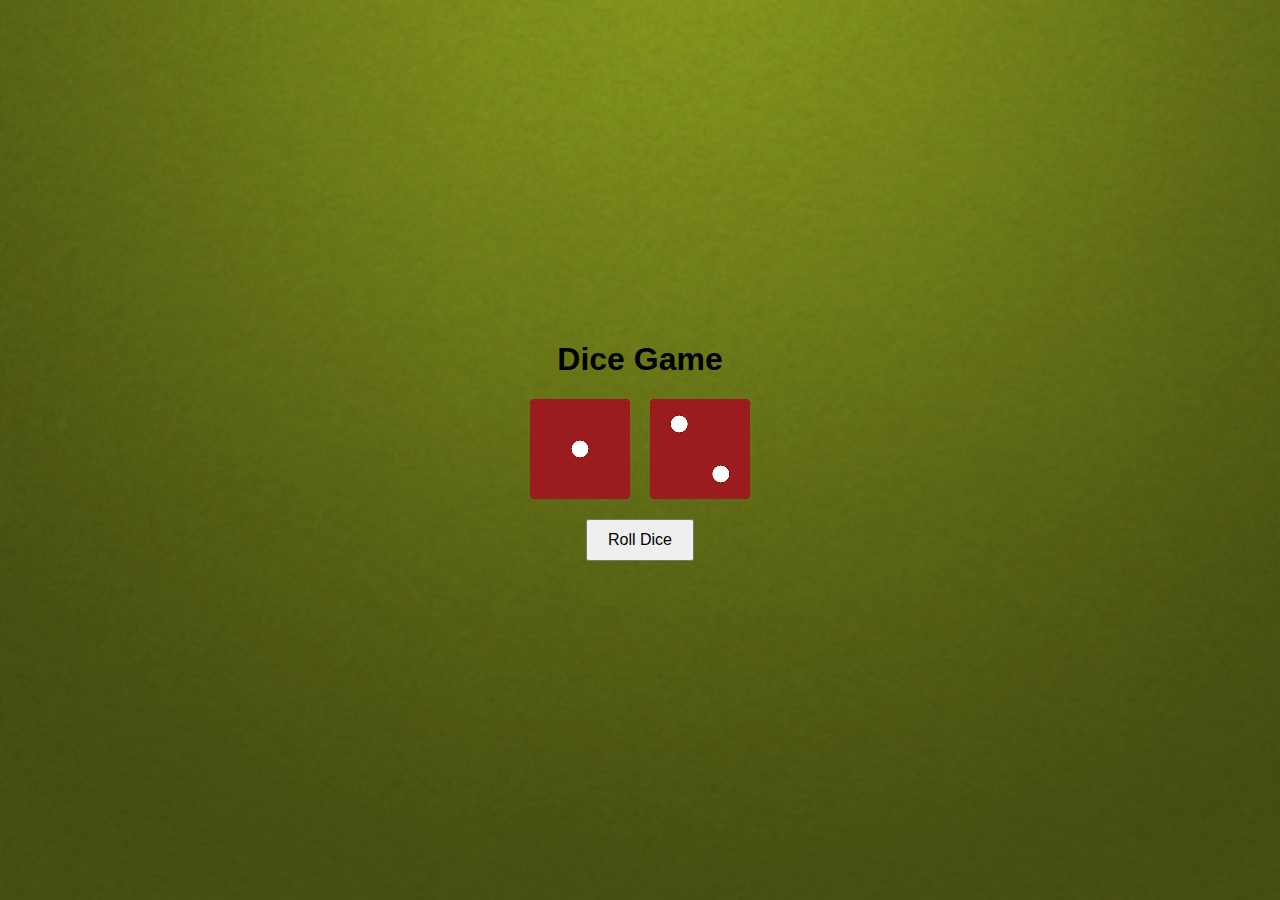
<file: lab4 web Nurdana/index.html>
<!DOCTYPE html>
<html lang="en">
<head>
  <meta charset="UTF-8">
  <meta name="viewport" content="width=device-width, initial-scale=1.0">
  <title>Dice Game</title>
  <link rel="stylesheet" href="styles.css">
</head>
<body>
  <div class="game-container">
    <h1>Dice Game</h1>
    <div class="dice-container">
      <img id="dice1" src="images/dice1.png" alt="Dice 1">
      <img id="dice2" src="images/dice2.png" alt="Dice 2">
    </div>
    <button id="rollButton">Roll Dice</button>
    <p id="result"></p>
  </div>
  <script src="script.js"></script>
</body>
</html>
</file>
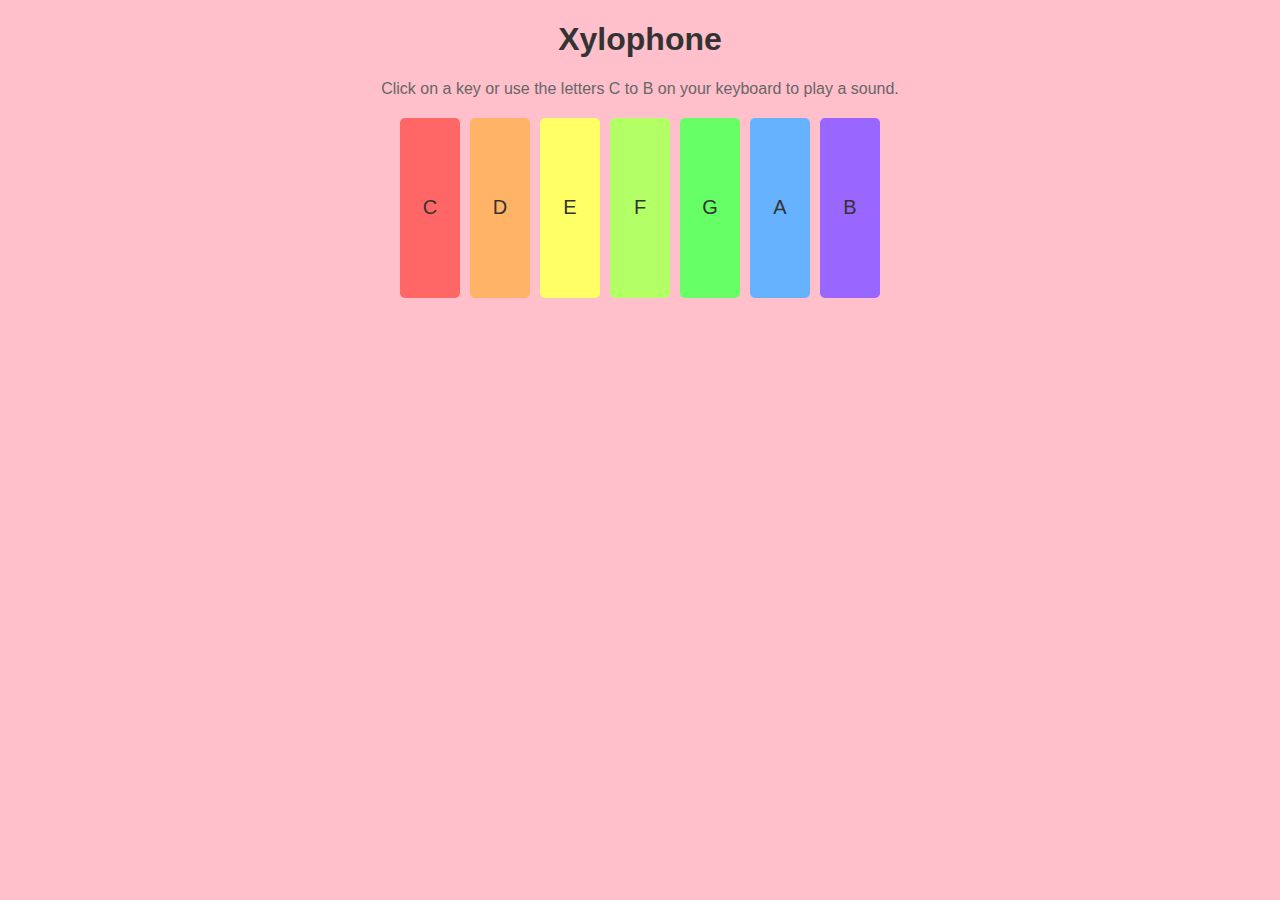
<file: lab5 web Nurdana/index.html>
<!DOCTYPE html>
<html lang="en">
<head>
    <meta charset="UTF-8">
    <meta name="viewport" content="width=device-width, initial-scale=1.0">
    <title>Xylophone</title>
    <link rel="stylesheet" href="styles.css">
</head>
<body>

    <h1>Xylophone</h1>
    <p>Click on a key or use the letters C to B on your keyboard to play a sound.</p>

    <div class="xylophone">
        <div id="C" class="key" data-sound="C">C</div>
        <div id="D" class="key" data-sound="D">D</div>
        <div id="E" class="key" data-sound="E">E</div>
        <div id="F" class="key" data-sound="F">F</div>
        <div id="G" class="key" data-sound="G">G</div>
        <div id="A" class="key" data-sound="A">A</div>
        <div id="B" class="key" data-sound="B">B</div>
    </div>

    <script src="script.js"></script>
</body>
</html>
</file>
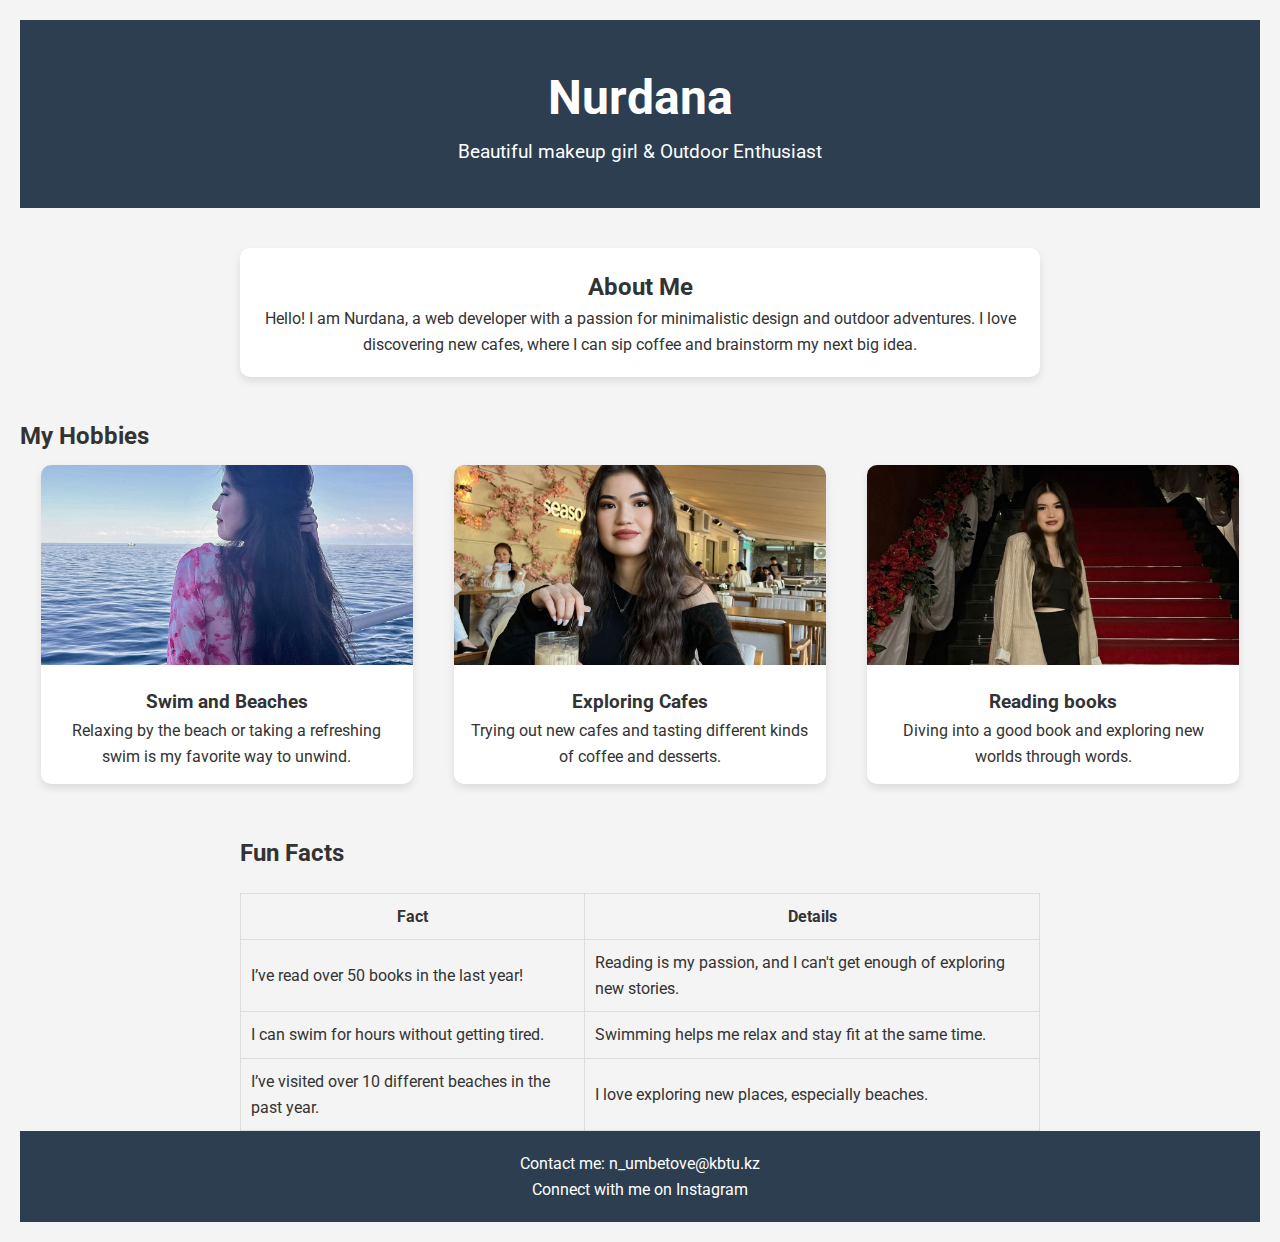
<file: assignment1 Nurdana/assignment1 Nurdana/index.html>
<!DOCTYPE html>
<html lang="en">
<head>
    <meta charset="UTF-8">
    <meta name="viewport" content="width=device-width, initial-scale=1.0">
    <title>Nurdana's Personal Space</title>
    <link href="https://fonts.googleapis.com/css2?family=Roboto:wght@400;700&display=swap" rel="stylesheet">
    <link rel="stylesheet" href="css/styles.css">
</head>
<body>

    <header>
        <h1>Nurdana</h1>
        <p>Beautiful makeup girl & Outdoor Enthusiast</p>
    </header>

    <section id="bio">
        <div class="bio-container">
            <h2>About Me</h2>
            <p>Hello! I am Nurdana, a web developer with a passion for minimalistic design and outdoor adventures. I love discovering new cafes, where I can sip coffee and brainstorm my next big idea.</p>
        </div>
    </section>

    <section id="hobbies">
        <h2>My Hobbies</h2>
        <div class="hobbies-wrapper">
            <div class="hobby-card">
                <img src="images/swimming.jpg" alt="Swimming">
                <div class="hobby-info">
                    <h3>Swim and Beaches</h3>
                    <p>Relaxing by the beach or taking a refreshing swim is my favorite way to unwind.</p>
                </div>
            </div>
            <div class="hobby-card">
                <img src="images/cafe.jpg" alt="Exploring Cafes">
                <div class="hobby-info">
                    <h3>Exploring Cafes</h3>
                    <p>Trying out new cafes and tasting different kinds of coffee and desserts.</p>
                </div>
            </div>
            <div class="hobby-card">
                <img src="images/book.jpg" alt="Reading Books">
                <div class="hobby-info">
                    <h3>Reading books</h3>
                    <p>Diving into a good book and exploring new worlds through words.</p>
                </div>
            </div>
        </div>
    </section>

    <section id="facts">
        <h2>Fun Facts</h2>
        <table>
            <tr>
                <th>Fact</th>
                <th>Details</th>
            </tr>
            <tr>
                <td>I’ve read over 50 books in the last year!</td>
                <td>Reading is my passion, and I can't get enough of exploring new stories.</td>
            </tr>
            <tr>
                <td>I can swim for hours without getting tired.</td>
                <td>Swimming helps me relax and stay fit at the same time.</td>
            </tr>
            <tr>
                <td>I’ve visited over 10 different beaches in the past year.</td>
                <td>I love exploring new places, especially beaches.</td>
            </tr>
        </table>
    </section>

    <footer>
        <p>Contact me: n_umbetove@kbtu.kz</p>
        <p>Connect with me on <a href="https://www.instagram.com/nurdanaaa_?igsh=dTYxZ2xqcXV5Mzhp">Instagram</a></p>
    </footer>

</body>
</html>
</file>
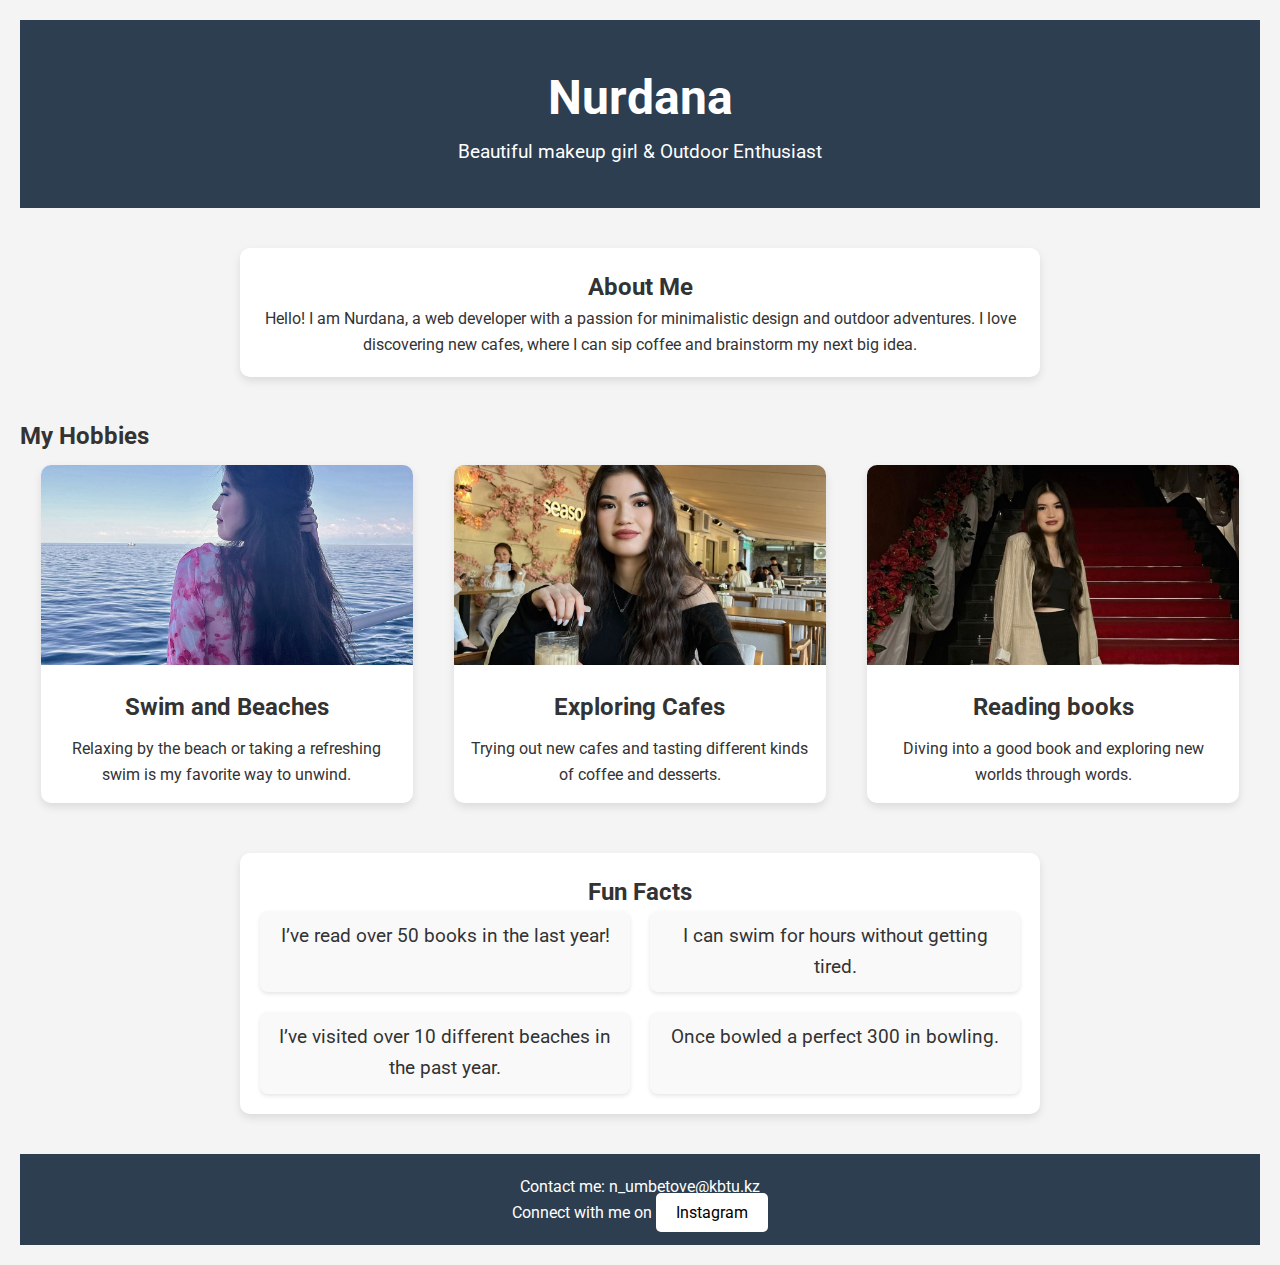
<file: assignment2 Nurdana/assignment2 Nurdana/index.html>
<!DOCTYPE html>
<html lang="en">
<head>
    <meta charset="UTF-8">
    <meta name="viewport" content="width=device-width, initial-scale=1.0">
    <title>Nurdana's Personal Space</title>
    <link href="https://fonts.googleapis.com/css2?family=Roboto:wght@400;700&display=swap" rel="stylesheet">
    <link rel="stylesheet" href="css/styles.css">
</head>
<body>

    <header>
        <h1>Nurdana</h1>
        <p>Beautiful makeup girl & Outdoor Enthusiast</p>
    </header>

    <section id="bio">
        <div class="bio-container">
            <h2>About Me</h2>
            <p>Hello! I am Nurdana, a web developer with a passion for minimalistic design and outdoor adventures.  I love discovering new cafes, where I can sip coffee and brainstorm my next big idea.</p>
        </div>
    </section>

    <section id="hobbies">
        <h2>My Hobbies</h2>
        <div class="hobbies-wrapper">
            <div class="hobby-card">
                <img src="images/swimming.jpg" alt="Swimming">
                <div class="hobby-info">
                    <h3>Swim and Beaches</h3>
                    <p>Relaxing by the beach or taking a refreshing swim is my favorite way to unwind.</p>
                </div>
            </div>
            <div class="hobby-card">
                <img src="images/cafe.jpg" alt="Snowboarding">
                <div class="hobby-info">
                    <h3>Exploring Cafes</h3>
                    <p>Trying out new cafes and tasting different kinds of coffee and desserts.</p>
                </div>
            </div>
            <div class="hobby-card">
                <img src="images/book.jpg" alt="Bowling">
                <div class="hobby-info">
                    <h3>Reading books</h3>
                    <p>Diving into a good book and exploring new worlds through words.</p>
                </div>
            </div>
        </div>
    </section>

    <section id="facts">
        <div class="facts-container">
            <h2>Fun Facts</h2>
            <ul>
                <li>I’ve read over 50 books in the last year! </li>
                <li>I can swim for hours without getting tired.</li>
                <li>I’ve visited over 10 different beaches in the past year.</li>
                <li>Once bowled a perfect 300 in bowling.</li>
            </ul>
        </div>
    </section>

    <footer>
        <p>Contact me: n_umbetove@kbtu.kz</p>
        <p>Connect with me on <a href="https://www.instagram.com/nurdanaaa_?igsh=dTYxZ2xqcXV5Mzhp">Instagram</a></p>
    </footer>

</body>
</html>
</file>
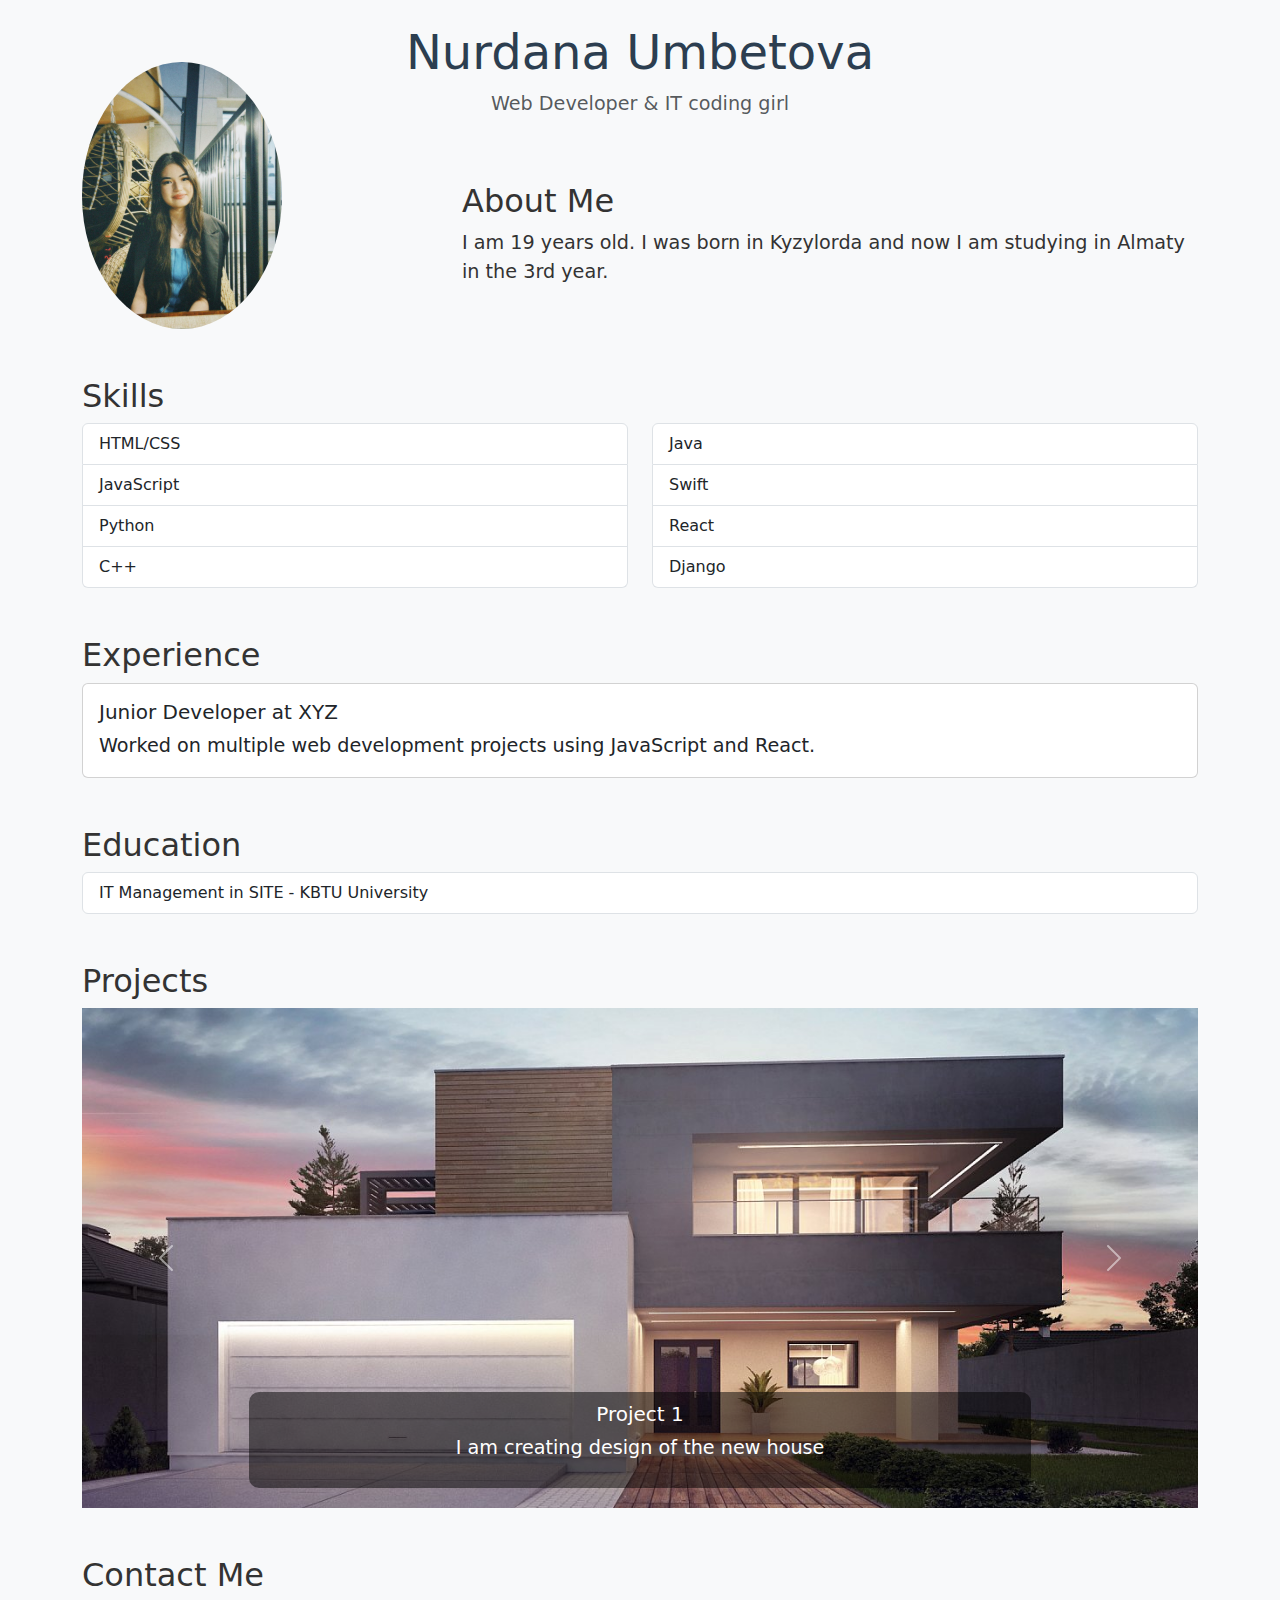
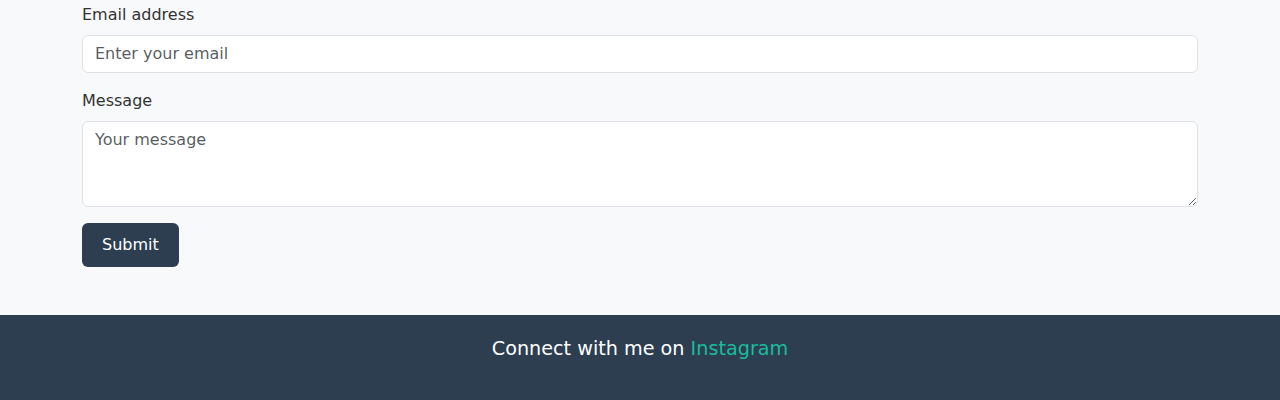
<file: assignment3 Nurdana/assignment3 Nurdana/index.html>
<!DOCTYPE html>
<html lang="en">
  <head>
    <meta charset="utf-8" />
    <meta name="viewport" content="width=device-width, initial-scale=1" />
    <link href="https://cdn.jsdelivr.net/npm/bootstrap@5.3.3/dist/css/bootstrap.min.css" rel="stylesheet" />
    <link rel="stylesheet" href="css/styles.css">
    <title>Nurdana's CV</title>
  </head>
  <body>

    <div class="container text-center mt-4">
        <div class="row">
            <div class="col">
                <h1>Nurdana Umbetova</h1>
                <p class="text-muted">Web Developer & IT coding girl</p>
            </div>
        </div>
    </div>

   
    <div class="container mt-5">
        <div class="row">
            <div class="col-md-4">
                <img src="images/avatar.jpg" class="profile-pic" alt="Profile Picture">
            </div>
            <div class="col-md-8">
                <h2>About Me</h2>
                <p>I am 19 years old. I was born in Kyzylorda and now I am studying in Almaty in the 3rd year.</p>
            </div>
        </div>
    </div>

 
    <div class="container mt-5">
        <h2>Skills</h2>
        <div class="row">
            <div class="col-md-6">
                <ul class="list-group">
                    <li class="list-group-item">HTML/CSS</li>
                    <li class="list-group-item">JavaScript</li>
                    <li class="list-group-item">Python</li>
                    <li class="list-group-item">C++</li>
                </ul>
            </div>
            <div class="col-md-6">
                <ul class="list-group">
                    <li class="list-group-item">Java</li>
                    <li class="list-group-item">Swift</li>
                    <li class="list-group-item">React</li>
                    <li class="list-group-item">Django</li>
                </ul>
            </div>
        </div>
    </div>

    
    <div class="container mt-5">
        <h2>Experience</h2>
        <div class="card">
            <div class="card-body">
                <h5 class="card-title">Junior Developer at XYZ</h5>
                <p class="card-text">Worked on multiple web development projects using JavaScript and React.</p>
            </div>
        </div>
    </div>

    
    <div class="container mt-5">
        <h2>Education</h2>
        <ul class="list-group">
            <li class="list-group-item">IT Management in SITE - KBTU University</li>
        </ul>
    </div>

    
    <div class="container mt-5">
        <h2>Projects</h2>
        <div id="carouselExampleIndicators" class="carousel slide" data-bs-ride="carousel">
            <div class="carousel-inner">
                <div class="carousel-item active">
                    <img src="images/project1.jpg" class="d-block w-100" alt="Project 1">
                    <div class="carousel-caption d-none d-md-block">
                        <h5>Project 1</h5>
                        <p>I am creating design of the new house</p>
                    </div>
                </div>
                <div class="carousel-item">
                    <img src="images/project2.jpg" class="d-block w-100" alt="Project 2">
                    <div class="carousel-caption d-none d-md-block">
                        <h5>Project 2</h5>
                        <p>New design of the game "Homescapes"!</p>
                    </div>
                </div>
            </div>
            <button class="carousel-control-prev" type="button" data-bs-target="#carouselExampleIndicators" data-bs-slide="prev">
                <span class="carousel-control-prev-icon" aria-hidden="true"></span>
                <span class="visually-hidden">Previous</span>
            </button>
            <button class="carousel-control-next" type="button" data-bs-target="#carouselExampleIndicators" data-bs-slide="next">
                <span class="carousel-control-next-icon" aria-hidden="true"></span>
                <span class="visually-hidden">Next</span>
            </button>
        </div>
    </div>

    
    <div class="container mt-5">
        <h2>Contact Me</h2>
        <form>
            <div class="mb-3">
                <label for="email" class="form-label">Email address</label>
                <input type="email" class="form-control" id="email" placeholder="Enter your email">
            </div>
            <div class="mb-3">
                <label for="message" class="form-label">Message</label>
                <textarea class="form-control" id="message" rows="3" placeholder="Your message"></textarea>
            </div>
            <button type="submit" class="btn btn-primary">Submit</button>
        </form>
    </div>

    
    <footer class="text-center mt-5">
        <p>Connect with me on <a href="https://www.instagram.com/nurdanaaa_?igsh=dTYxZ2xqcXV5Mzhp">Instagram</a></p>
    </footer>

    <script src="https://cdn.jsdelivr.net/npm/bootstrap@5.3.3/dist/js/bootstrap.bundle.min.js"></script>
  </body>
</html>
</file>
<file: lab4 web Nurdana/styles.css>
body {
    font-family: Arial, sans-serif;
    display: flex;
    justify-content: center;
    align-items: center;
    height: 100vh;
    margin: 0;
    background-image: url('images/newbackground.png');
  background-size: cover; 
  background-position: center; 
  background-repeat: no-repeat;
  }
  .game-container {
    text-align: center;
  }
  
  .dice-container {
    display: flex;
    justify-content: center;
    margin-bottom: 20px;
  }
  
  .dice-container img {
    width: 100px;
    margin: 0 10px;
  }
  
  button {
    padding: 10px 20px;
    font-size: 16px;
    cursor: pointer;
  }
  
  button:hover {
    background-color: #ddd;
  }
  
  #result {
    margin-top: 20px;
    font-size: 20px;
  }
</file>
<file: lab5 web Nurdana/styles.css>
body {
    font-family: Arial, sans-serif;
    text-align: center;
    background-color: #FFC0CB; 
}

h1 {
    color: #333;
}

p {
    color: #666;
}

.xylophone {
    display: flex;
    justify-content: center;
    gap: 10px;
    margin-top: 20px;
}

.key {
    width: 60px;
    height: 180px;
    border-radius: 5px;
    color: #333;
    font-size: 20px;
    display: flex;
    align-items: center;
    justify-content: center;
    cursor: pointer;
    transition: background-color 0.2s;
}

#C { background-color: #FF6666; } 
#D { background-color: #FFB366; } 
#E { background-color: #FFFF66; }
#F { background-color: #B3FF66; } 
#G { background-color: #66FF66; } 
#A { background-color: #66B2FF; } 
#B { background-color: #9966FF; } 

.key:hover {
    filter: brightness(1.1);
}

.key:active {
    transform: scale(0.95);
}

.key.active {
    filter: brightness(0.8);
    transform: scale(0.95);
}
</file>
<file: assignment1 Nurdana/assignment1 Nurdana/css/styles.css>
* {
    margin: 0;
    padding: 0;
    box-sizing: border-box;
    font-family: 'Roboto', sans-serif;
}

body {
    background-color: #f4f4f4;
    color: #333;
    padding: 20px;
    line-height: 1.6;
}

header {
    text-align: center;
    background-color: #2c3e50;
    color: white;
    padding: 40px 0;
}

header h1 {
    font-size: 3em;
}

header p {
    font-size: 1.2em;
}

#bio {
    max-width: 800px;
    margin: 40px auto;
    padding: 20px;
    background-color: white;
    border-radius: 10px;
    box-shadow: 0 4px 8px rgba(0, 0, 0, 0.1);
    text-align: center;
}

#hobbies {
    margin: 40px 0;
}

.hobbies-wrapper {
    display: flex;
    justify-content: space-around;
}

.hobby-card {
    background-color: white;
    width: 30%;
    margin: 10px;
    border-radius: 10px;
    box-shadow: 0 4px 8px rgba(0, 0, 0, 0.1);
    overflow: hidden;
}

.hobby-card img {
    width: 100%;
    height: 200px;
    object-fit: cover;
}

.hobby-info {
    padding: 15px;
    text-align: center;
}

hobby-info h3 {
    font-size: 1.5em;
    margin-bottom: 10px;
}

#facts {
    margin: 40px 0;
    max-width: 800px;
    margin: 0 auto;
}

#facts table {
    width: 100%;
    border-collapse: collapse;
    margin-top: 20px;
}

#facts th, #facts td {
    padding: 10px;
    border: 1px solid #ddd;
}

footer {
    text-align: center;
    padding: 20px;
    background-color: #2c3e50;
    color: white;
}

footer a {
    color: white;
    text-decoration: none;
}
</file>
<file: assignment2 Nurdana/assignment2 Nurdana/css/styles.css>
* {
    margin: 0;
    padding: 0;
    box-sizing: border-box;
    font-family: 'Roboto', sans-serif;
}

body {
    background-color: #f4f4f4;
    color: #333;
    padding: 20px;
    line-height: 1.6;
}

header {
    text-align: center;
    background-color: #2c3e50;
    color: white;
    padding: 40px 0;
}

header h1 {
    font-size: 3em;
    transition: color 0.5s ease;
}

header h1:hover {
    color: red;
}

header p {
    font-size: 1.2em;
}

/* Responsive Design */
@media (max-width: 768px) {
    .hobbies-wrapper {
        flex-direction: column;
        align-items: center;
    }

    .hobby-card {
        width: 100%;
        margin-bottom: 20px;
    }
}

#bio {
    max-width: 800px;
    margin: 40px auto;
    padding: 20px;
    background-color: white;
    border-radius: 10px;
    box-shadow: 0 4px 8px rgba(0, 0, 0, 0.1);
    text-align: center;
}

#hobbies {
    margin: 40px 0;
}

.hobbies-wrapper {
    display: flex;
    justify-content: space-around;
    flex-wrap: wrap;
}

.hobby-card {
    background-color: white;
    width: 30%;
    margin: 10px;
    border-radius: 10px;
    box-shadow: 0 4px 8px rgba(0, 0, 0, 0.1);
    overflow: hidden;
    transition: transform 0.3s ease, box-shadow 0.3s ease;
}

.hobby-card:hover {
    transform: translateY(-10px);
    box-shadow: 0 6px 12px rgba(0, 0, 0, 0.2);
}

.hobby-card img {
    width: 100%;
    height: 200px;
    object-fit: cover;
    transition: transform 0.3s ease;
}

.hobby-card:hover img {
    transform: scale(1.1);
}

.hobby-info {
    padding: 15px;
    text-align: center;
}

.hobby-info h3 {
    font-size: 1.5em;
    margin-bottom: 10px;
}

/* Fun Facts with Grid */
#facts {
    margin: 40px 0;
}

.facts-container {
    max-width: 800px;
    margin: 0 auto;
    padding: 20px;
    background-color: white;
    border-radius: 10px;
    box-shadow: 0 4px 8px rgba(0, 0, 0, 0.1);
    text-align: center;
}

.facts-container ul {
    display: grid;
    grid-template-columns: repeat(auto-fit, minmax(250px, 1fr));
    gap: 20px;
    list-style: none;
    padding: 0;
}

.facts-container li {
    padding: 10px;
    background-color: #f9f9f9;
    border-radius: 8px;
    box-shadow: 0 2px 4px rgba(0, 0, 0, 0.1);
    font-size: 1.2em;
}

/* Footer Styling */
footer {
    text-align: center;
    padding: 20px;
    background-color: #2c3e50;
    color: white;
}

footer a {
    color: black;
    background-color: white;
    text-decoration: none;
    padding: 10px 20px;
    border-radius: 5px;
    transition: background-color 0.3s ease, color 0.3s ease;
}

footer a:hover {
    background-color: red;
    color: white;
}
</file>
<file: assignment3 Nurdana/assignment3 Nurdana/css/styles.css>
/* Основные стили для страницы */

body {
    background-color: #f8f9fa; /* Светлый фон */
    color: #333; /* Основной цвет текста */
}

h1 {
    font-size: 3rem;
    color: #2c3e50; /* Темный цвет заголовков */
}

.profile-pic {
    width: 200px;
    height: auto;
    border-radius: 50%;
    object-fit: cover;
    margin-top: -120px; /* Поднимаем изображение выше */
}

p {
    font-size: 1.2rem;
    line-height: 1.5;
}

/* Стили для секций */
.container {
    margin-top: 20px;
}

.bio-container {
    background-color: #fff;
    padding: 20px;
    border-radius: 10px;
    box-shadow: 0 4px 8px rgba(0, 0, 0, 0.1);
}

/* Стили для изображений в хобби */
.hobby-card img {
    border-radius: 10px;
    object-fit: cover;
    width: 100%;
    height: 250px;
}

/* Стили для кнопок */
.btn-primary {
    background-color: #2c3e50;
    border: none;
    padding: 10px 20px;
    font-size: 1rem;
}

.btn-primary:hover {
    background-color: #1abc9c;
}

/* Footer */
footer {
    background-color: #2c3e50;
    color: white;
    padding: 20px;
}

footer a {
    color: #1abc9c;
    text-decoration: none;
}

footer a:hover {
    color: #fff;
}

/* Слайдер (карусель) */
.carousel-item img {
    max-height: 500px;
    object-fit: cover;
}

.carousel-caption {
    background-color: rgba(0, 0, 0, 0.5);
    padding: 10px;
    border-radius: 10px;
}
</file>
